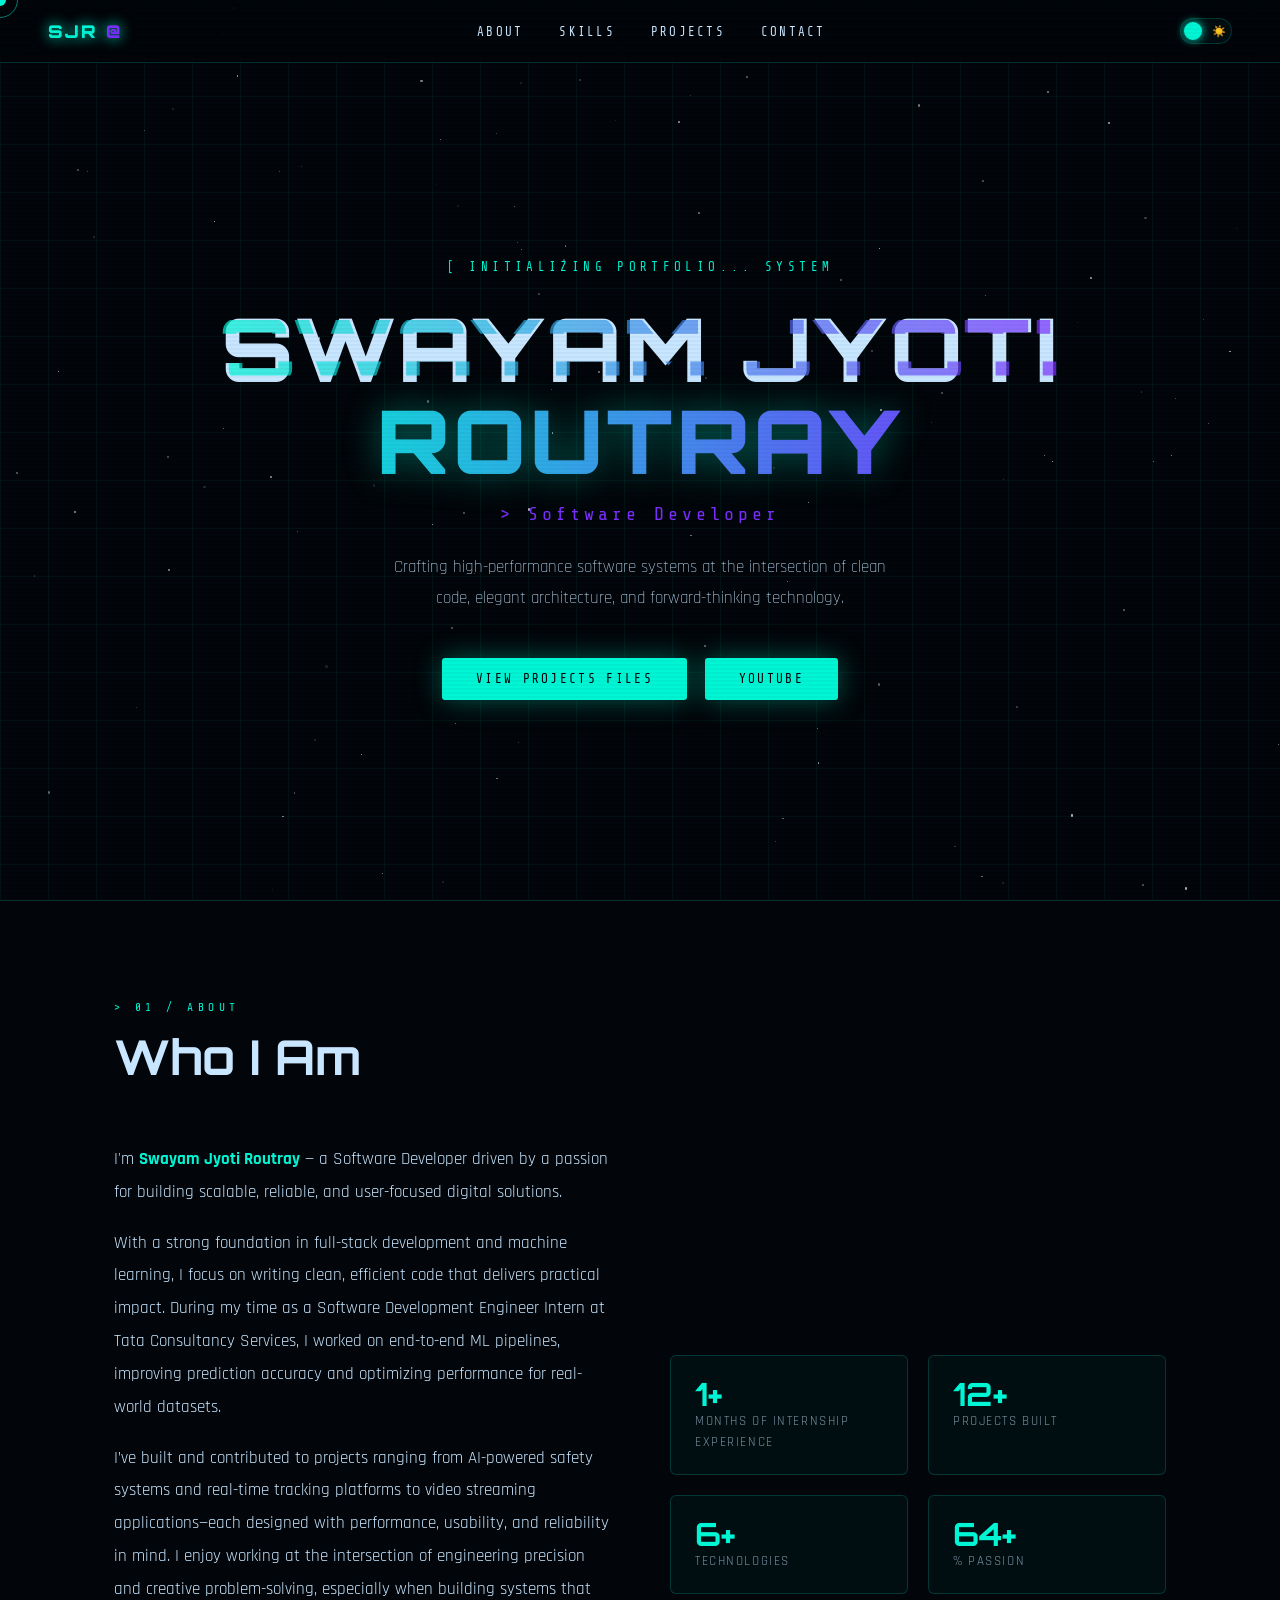
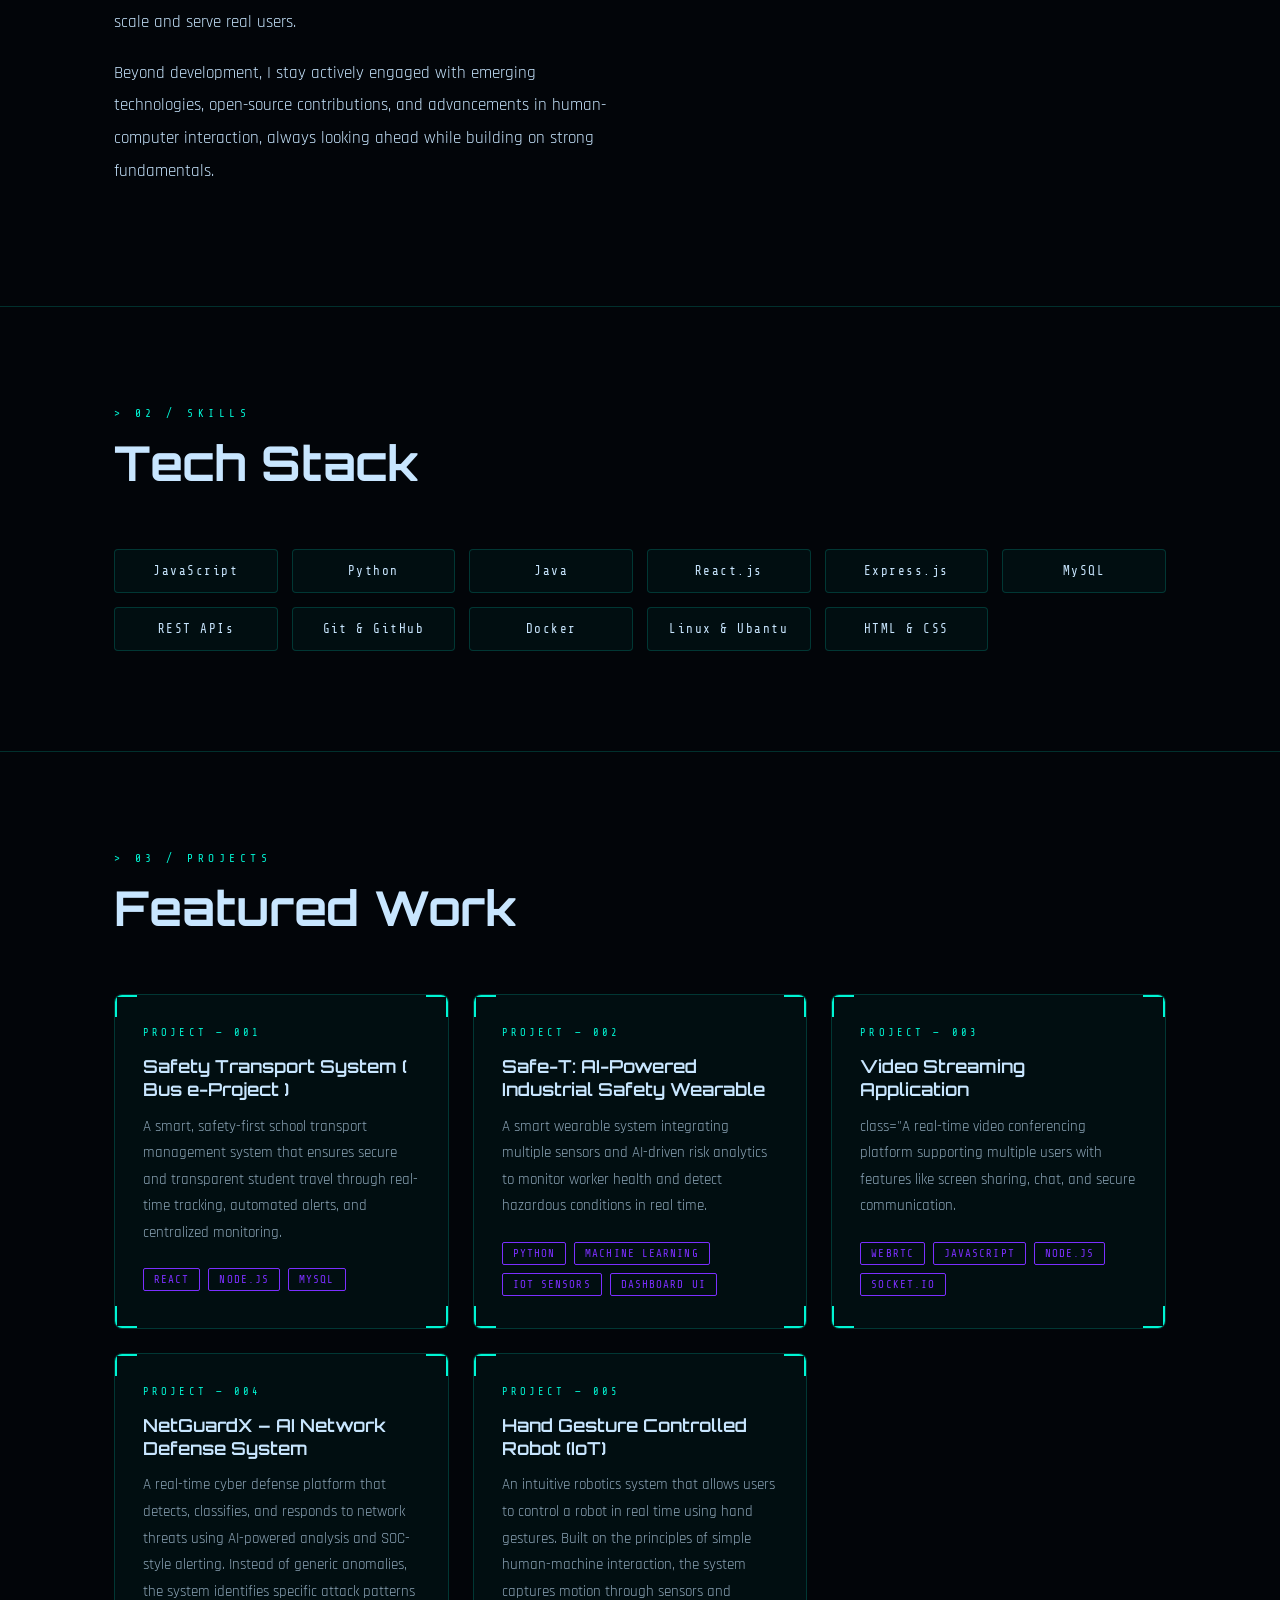
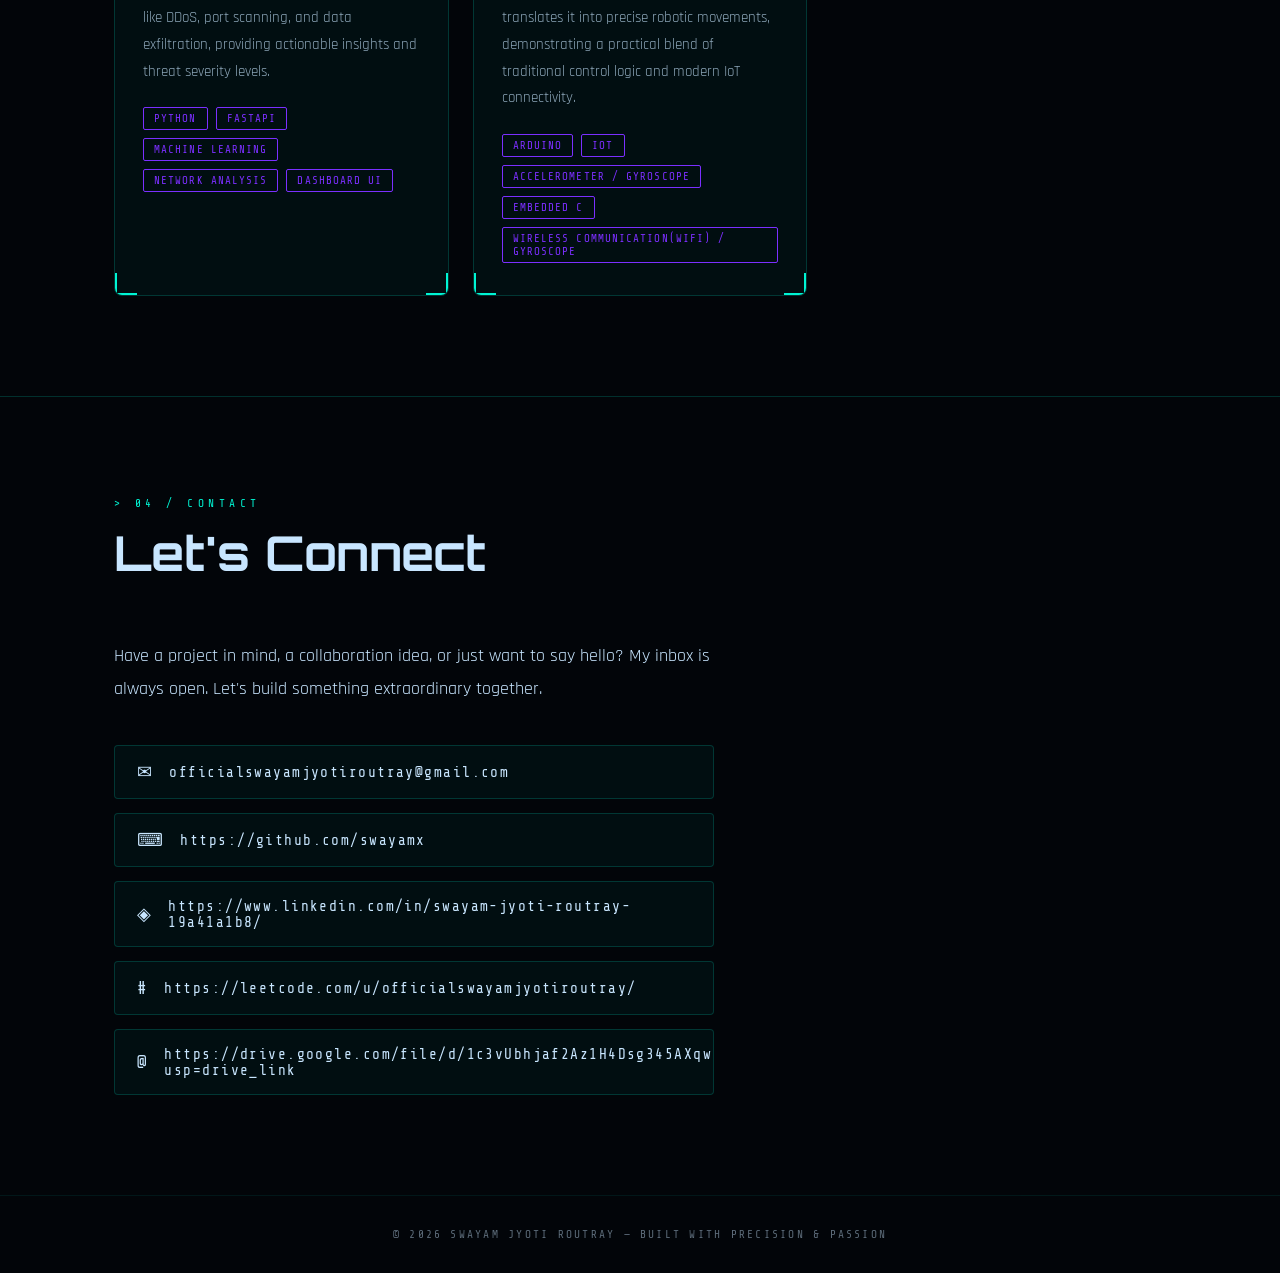
<file: final portfolio.html>
<!DOCTYPE html>
<html lang="en">
<head>
<meta charset="UTF-8" />
<meta name="viewport" content="width=device-width, initial-scale=1.0"/>
<title>Swayam Jyoti Routray — Software Developer</title>
<link href="https://fonts.googleapis.com/css2?family=Orbitron:wght@400;600;700;900&family=Share+Tech+Mono&family=Rajdhani:wght@300;400;500;600&display=swap" rel="stylesheet"/>
<style>
  :root {
    --bg-dark: #020509;
    --bg-light: #e8f0f7;
    --accent: #00f5d4;
    --accent2: #7b2fff;
    --accent3: #ff3c6e;
    --grid: rgba(0,245,212,0.06);
    --text-dark: #c8e6ff;
    --text-light: #0d1e2e;
    --card-dark: rgba(0,245,212,0.04);
    --card-light: rgba(255,255,255,0.85);
    --border-dark: rgba(0,245,212,0.18);
    --border-light: rgba(123,47,255,0.18);
    --glow: 0 0 24px rgba(0,245,212,0.22);
    --transition: 0.7s cubic-bezier(0.77,0,0.175,1);
  }
  *, *::before, *::after { box-sizing: border-box; margin: 0; padding: 0; }

  body {
    font-family: 'Rajdhani', sans-serif;
    background: var(--bg-dark);
    color: var(--text-dark);
    min-height: 100vh;
    overflow-x: hidden;
    transition: background var(--transition), color var(--transition);
    cursor: none;
  }
  body.light {
    background: var(--bg-light);
    color: var(--text-light);
  }

  /* CURSOR */
  #cursor {
    position: fixed; width: 12px; height: 12px;
    background: var(--accent); border-radius: 50%;
    pointer-events: none; z-index: 9999;
    transform: translate(-50%,-50%);
    transition: transform 0.1s, width 0.2s, height 0.2s, opacity 0.2s;
    mix-blend-mode: screen;
  }
  #cursor-ring {
    position: fixed; width: 36px; height: 36px;
    border: 1.5px solid var(--accent);
    border-radius: 50%; pointer-events: none; z-index: 9998;
    transform: translate(-50%,-50%);
    transition: transform 0.18s ease, width 0.3s, height 0.3s, opacity 0.3s;
    opacity: 0.5;
  }
  body.cursor-expand #cursor { width: 20px; height: 20px; }
  body.cursor-expand #cursor-ring { width: 54px; height: 54px; opacity: 0.9; }

  /* SCANLINE OVERLAY */
  body::before {
    content:''; position:fixed; inset:0;
    background: repeating-linear-gradient(0deg, transparent, transparent 2px, rgba(0,0,0,0.08) 2px, rgba(0,0,0,0.08) 4px);
    pointer-events:none; z-index:9990; opacity:0.35;
    transition: opacity var(--transition);
  }
  body.light::before { opacity: 0.07; }

  /* GRID BG */
  #grid-bg {
    position: fixed; inset: 0; pointer-events: none; z-index: 0;
    background-image:
      linear-gradient(var(--grid) 1px, transparent 1px),
      linear-gradient(90deg, var(--grid) 1px, transparent 1px);
    background-size: 48px 48px;
    transition: opacity var(--transition);
  }
  body.light #grid-bg { opacity: 0.4; }

  /* STARS */
  #stars { position:fixed; inset:0; pointer-events:none; z-index:0; }
  .star {
    position:absolute; border-radius:50%;
    background:white; animation: twinkle var(--d,3s) infinite alternate;
  }
  @keyframes twinkle { from{opacity:0.1} to{opacity:0.9} }
  body.light .star { opacity:0; }

  /* NAV */
  nav {
    position: fixed; top:0; left:0; right:0; z-index:1000;
    display:flex; align-items:center; justify-content:space-between;
    padding: 18px 48px;
    border-bottom: 1px solid var(--border-dark);
    background: rgba(2,5,9,0.7);
    backdrop-filter: blur(18px);
    transition: background var(--transition), border-color var(--transition);
  }
  body.light nav {
    background: rgba(232,240,247,0.82);
    border-bottom-color: var(--border-light);
  }
  .nav-logo {
    font-family: 'Orbitron', monospace;
    font-size: 1.1rem; font-weight: 900;
    letter-spacing: 0.12em; color: var(--accent);
    text-shadow: 0 0 14px var(--accent);
  }
  .nav-links { display:flex; gap:36px; list-style:none; }
  .nav-links a {
    font-family: 'Share Tech Mono', monospace;
    font-size: 0.78rem; letter-spacing: 0.18em;
    text-decoration:none; color: var(--text-dark);
    transition: color 0.2s, text-shadow 0.2s;
    text-transform: uppercase;
  }
  body.light .nav-links a { color: var(--text-light); }
  .nav-links a:hover { color: var(--accent); text-shadow: 0 0 10px var(--accent); }

  /* THEME TOGGLE */
  #theme-toggle {
    position:relative; width:52px; height:26px;
    background: var(--card-dark); border: 1.5px solid var(--border-dark);
    border-radius:999px; cursor:pointer;
    transition: background 0.4s, border-color 0.4s;
    outline:none;
  }
  body.light #theme-toggle { background: var(--card-light); border-color: var(--border-light); }
  #theme-toggle::after {
    content:''; position:absolute; top:3px; left:3px;
    width:18px; height:18px; border-radius:50%;
    background: var(--accent);
    transition: transform 0.4s cubic-bezier(0.77,0,0.175,1), background 0.4s;
    box-shadow: 0 0 10px var(--accent);
  }
  body.light #theme-toggle::after { transform:translateX(26px); background:var(--accent2); box-shadow: 0 0 10px var(--accent2); }
  .toggle-icon { font-size:0.7rem; position:absolute; top:50%; transform:translateY(-50%); pointer-events:none; }
  .toggle-icon.moon { left:5px; }
  .toggle-icon.sun { right:5px; }

  /* SECTIONS */
  section { position:relative; z-index:10; }

  /* HERO */
  #hero {
    min-height:100vh; display:flex; flex-direction:column;
    align-items:center; justify-content:center;
    text-align:center; padding: 120px 24px 60px;
    overflow:hidden;
  }
  .hero-eyebrow {
    font-family:'Share Tech Mono', monospace;
    font-size:0.78rem; letter-spacing:0.35em;
    color:var(--accent); text-transform:uppercase;
    margin-bottom:28px;
    animation: fadeUp 0.8s 0.1s both;
  }
  .hero-name {
    font-family:'Orbitron', monospace;
    font-size: clamp(2.4rem, 7vw, 5.5rem);
    font-weight:900; line-height:1.05;
    letter-spacing:0.04em;
    animation: fadeUp 0.9s 0.25s both;
  }
  .hero-name .line2 {
    display:block;
    background: linear-gradient(90deg, var(--accent), var(--accent2));
    -webkit-background-clip:text; -webkit-text-fill-color:transparent;
    filter: drop-shadow(0 0 18px rgba(0,245,212,0.4));
  }
  body.light .hero-name { color: var(--text-light); }
  body.light .hero-name .line2 { filter: drop-shadow(0 0 10px rgba(123,47,255,0.3)); }
  .hero-role {
    font-family:'Share Tech Mono', monospace;
    font-size: clamp(0.9rem, 2vw, 1.15rem);
    letter-spacing:0.22em; color:var(--accent2);
    margin-top:18px;
    animation: fadeUp 0.9s 0.4s both;
  }
  .hero-desc {
    max-width:520px; margin:28px auto 0;
    font-size:1.08rem; font-weight:300; line-height:1.8;
    opacity:0.72;
    animation: fadeUp 0.9s 0.55s both;
  }
  .hero-cta {
    display:flex; gap:18px; margin-top:44px; flex-wrap:wrap; justify-content:center;
    animation: fadeUp 0.9s 0.7s both;
  }
  .btn {
    font-family:'Share Tech Mono', monospace;
    font-size:0.8rem; letter-spacing:0.18em;
    padding:14px 34px; border-radius:3px;
    text-decoration:none; text-transform:uppercase;
    cursor:pointer; border:none; position:relative;
    overflow:hidden; transition: transform 0.18s, box-shadow 0.18s;
  }
  .btn::after {
    content:''; position:absolute; inset:0;
    background:rgba(255,255,255,0.08);
    transform:translateX(-100%);
    transition:transform 0.3s ease;
  }
  .btn:hover::after { transform:translateX(0); }
  .btn:hover { transform:translateY(-2px); }
  .btn:active { transform:scale(0.97) translateY(0); }
  .btn-primary {
    background: var(--accent); color: #020509;
    box-shadow: 0 0 28px rgba(0,245,212,0.35);
  }
  .btn-primary:hover { box-shadow: 0 0 42px rgba(0,245,212,0.6); }
  .btn-outline {
    background:transparent; color:var(--accent);
    border:1.5px solid var(--accent);
    box-shadow: inset 0 0 0 0 var(--accent);
    transition: box-shadow 0.25s, color 0.25s, transform 0.18s;
  }
  .btn-outline:hover { box-shadow: inset 200px 0 0 0 var(--accent); color:#020509; }

  /* GLITCH */
  .glitch { position:relative; display:inline-block; }
  .glitch::before, .glitch::after {
    content: attr(data-text); position:absolute; inset:0;
    font-family:inherit; font-weight:inherit; font-size:inherit;
    background: linear-gradient(90deg, var(--accent), var(--accent2));
    -webkit-background-clip:text; -webkit-text-fill-color:transparent;
  }
  .glitch::before {
    animation: glitch1 3.5s infinite; clip-path:polygon(0 20%,100% 20%,100% 35%,0 35%);
    transform:translateX(-3px); opacity:0.7;
  }
  .glitch::after {
    animation: glitch2 3.5s infinite; clip-path:polygon(0 65%,100% 65%,100% 80%,0 80%);
    transform:translateX(3px); opacity:0.7;
  }
  @keyframes glitch1 {
    0%,90%,100%{transform:translateX(-3px) scaleX(1)}
    92%{transform:translateX(6px) scaleX(1.04)}
    94%{transform:translateX(-3px)}
  }
  @keyframes glitch2 {
    0%,90%,100%{transform:translateX(3px)}
    93%{transform:translateX(-8px)}
    96%{transform:translateX(3px)}
  }

  /* SCROLL INDICATOR */
  .scroll-hint {
    position:absolute; bottom:32px; left:50%; transform:translateX(-50%);
    font-family:'Share Tech Mono', monospace;
    font-size:0.65rem; letter-spacing:0.3em; color:var(--accent);
    display:flex; flex-direction:column; align-items:center; gap:10px;
    animation: fadeUp 1s 1.1s both;
    text-transform:uppercase;
  }
  .scroll-line {
    width:1px; height:48px;
    background:linear-gradient(to bottom, var(--accent), transparent);
    animation: scrollPulse 1.6s infinite;
  }
  @keyframes scrollPulse { 0%,100%{opacity:0.3;transform:scaleY(0.8)} 50%{opacity:1;transform:scaleY(1)} }

  /* SECTION COMMON */
  .section-wrap { max-width:1100px; margin:0 auto; padding:100px 24px; }
  .section-tag {
    font-family:'Share Tech Mono', monospace;
    font-size:0.7rem; letter-spacing:0.4em;
    color:var(--accent); text-transform:uppercase;
    margin-bottom:12px; display:block;
    animation: fadeUp 0.7s both;
  }
  .section-title {
    font-family:'Orbitron', monospace;
    font-size: clamp(1.8rem, 4vw, 3rem);
    font-weight:700; margin-bottom:56px;
    animation: fadeUp 0.8s 0.1s both;
  }
  body.light .section-title { color: var(--text-light); }

  /* ABOUT */
  #about { border-top:1px solid var(--border-dark); }
  body.light #about { border-color: var(--border-light); }
  .about-grid {
    display:grid; grid-template-columns:1fr 1fr; gap:60px; align-items:center;
  }
  @media(max-width:700px){ .about-grid{ grid-template-columns:1fr; } }
  .about-text p {
    font-size:1.08rem; line-height:1.9; opacity:0.8; margin-bottom:18px;
    animation: fadeUp 0.8s 0.2s both;
  }
  .about-stats { display:grid; grid-template-columns:1fr 1fr; gap:20px; }
  .stat-card {
    border:1px solid var(--border-dark);
    background:var(--card-dark);
    border-radius:6px; padding:22px 24px;
    transition:border-color 0.25s, box-shadow 0.25s, transform 0.25s;
    animation: fadeUp 0.8s 0.3s both;
    cursor:default;
  }
  body.light .stat-card { border-color:var(--border-light); background:var(--card-light); box-shadow:0 2px 16px rgba(0,0,0,0.06); }
  .stat-card:hover { border-color:var(--accent); box-shadow:var(--glow); transform:translateY(-4px); }
  .stat-num {
    font-family:'Orbitron', monospace; font-size:2rem; font-weight:700;
    color:var(--accent); display:block; line-height:1;
  }
  .stat-label { font-size:0.82rem; letter-spacing:0.12em; opacity:0.6; margin-top:6px; text-transform:uppercase; }

  /* SKILLS */
  #skills { border-top:1px solid var(--border-dark); }
  body.light #skills { border-color: var(--border-light); }
  .skills-grid { display:grid; grid-template-columns:repeat(auto-fill, minmax(140px,1fr)); gap:14px; }
  .skill-chip {
    border:1px solid var(--border-dark);
    background:var(--card-dark);
    border-radius:4px; padding:14px 18px;
    font-family:'Share Tech Mono', monospace;
    font-size:0.78rem; letter-spacing:0.12em;
    text-align:center; cursor:default;
    transition:all 0.22s; position:relative; overflow:hidden;
    animation: fadeUp 0.6s both;
  }
  body.light .skill-chip { border-color:var(--border-light); background:var(--card-light); color:var(--text-light); }
  .skill-chip::before {
    content:''; position:absolute; bottom:0; left:0; right:0; height:2px;
    background:linear-gradient(90deg,var(--accent),var(--accent2));
    transform:scaleX(0); transform-origin:left;
    transition:transform 0.25s ease;
  }
  .skill-chip:hover { border-color:var(--accent); box-shadow:var(--glow); transform:translateY(-3px); }
  .skill-chip:hover::before { transform:scaleX(1); }
  .skill-chip:active { transform:scale(0.95); }

  /* PROJECTS */
  #projects { border-top:1px solid var(--border-dark); }
  body.light #projects { border-color: var(--border-light); }
  .projects-grid { display:grid; grid-template-columns:repeat(auto-fill,minmax(320px,1fr)); gap:24px; }
  .project-card {
    border:1px solid var(--border-dark);
    background:var(--card-dark);
    border-radius:8px; padding:32px 28px;
    cursor:pointer; position:relative; overflow:hidden;
    transition:border-color 0.25s, box-shadow 0.25s, transform 0.3s;
    animation: fadeUp 0.7s both;
  }
  body.light .project-card { border-color:var(--border-light); background:var(--card-light); box-shadow:0 2px 20px rgba(0,0,0,0.07); }
  .project-card::before {
    content:''; position:absolute; top:0; left:-100%; width:100%; height:100%;
    background:linear-gradient(90deg,transparent,rgba(0,245,212,0.04),transparent);
    transition:left 0.5s ease;
  }
  .project-card:hover::before { left:100%; }
  .project-card:hover { border-color:var(--accent); box-shadow:var(--glow), 0 8px 40px rgba(0,0,0,0.3); transform:translateY(-6px); }
  .project-card:active { transform:scale(0.98) translateY(0); }
  .project-num {
    font-family:'Share Tech Mono', monospace;
    font-size:0.65rem; letter-spacing:0.3em; color:var(--accent);
    text-transform:uppercase; margin-bottom:16px; display:block;
  }
  .project-title {
    font-family:'Orbitron', monospace; font-size:1.12rem; font-weight:600;
    margin-bottom:12px; line-height:1.3;
  }
  body.light .project-title { color:var(--text-light); }
  .project-desc { font-size:0.95rem; line-height:1.75; opacity:0.7; margin-bottom:22px; }
  .project-tags { display:flex; flex-wrap:wrap; gap:8px; }
  .project-tag {
    font-family:'Share Tech Mono', monospace; font-size:0.68rem;
    letter-spacing:0.1em; padding:4px 10px;
    border:1px solid var(--accent2); color:var(--accent2);
    border-radius:2px; text-transform:uppercase;
    transition:background 0.2s, color 0.2s;
  }
  body.light .project-tag { color:var(--accent2); border-color:var(--accent2); }
  .project-card:hover .project-tag { background:var(--accent2); color:#fff; }
  .project-arrow {
    position:absolute; bottom:28px; right:28px;
    font-size:1.2rem; color:var(--accent); opacity:0;
    transform:translateX(-8px); transition:opacity 0.2s, transform 0.2s;
  }
  .project-card:hover .project-arrow { opacity:1; transform:translateX(0); }

  /* CONTACT */
  #contact { border-top:1px solid var(--border-dark); }
  body.light #contact { border-color:var(--border-light); }
  .contact-inner { max-width:600px; }
  .contact-lead {
    font-size:1.12rem; line-height:1.85; opacity:0.75; margin-bottom:40px;
    animation: fadeUp 0.8s 0.1s both;
  }
  .contact-links { display:flex; flex-direction:column; gap:14px; }
  .contact-link {
    display:flex; align-items:center; gap:16px;
    font-family:'Share Tech Mono', monospace; font-size:0.9rem;
    letter-spacing:0.1em; text-decoration:none; color:var(--text-dark);
    border:1px solid var(--border-dark); border-radius:4px;
    padding:16px 22px; background:var(--card-dark);
    transition:all 0.22s; position:relative; overflow:hidden;
    animation: fadeUp 0.7s 0.2s both;
  }
  body.light .contact-link { color:var(--text-light); border-color:var(--border-light); background:var(--card-light); }
  .contact-link:hover {
    border-color:var(--accent); color:var(--accent);
    box-shadow:var(--glow); transform:translateX(6px);
  }
  .contact-link:active { transform:scale(0.98) translateX(3px); }
  .contact-icon { font-size:1.1rem; }

  /* FOOTER */
  footer {
    border-top:1px solid var(--border-dark); text-align:center;
    padding:32px 24px; position:relative; z-index:10;
    font-family:'Share Tech Mono', monospace;
    font-size:0.7rem; letter-spacing:0.2em; opacity:0.45; text-transform:uppercase;
    transition:border-color var(--transition);
  }
  body.light footer { border-color:var(--border-light); color:var(--text-light); }

  /* RIPPLE */
  .ripple {
    position:fixed; border-radius:50%; pointer-events:none; z-index:9997;
    background:radial-gradient(circle, rgba(0,245,212,0.18) 0%, transparent 70%);
    transform:translate(-50%,-50%) scale(0);
    animation:rippleAnim 0.7s ease-out forwards;
  }
  @keyframes rippleAnim {
    to { transform:translate(-50%,-50%) scale(1); opacity:0; }
  }

  /* PARTICLE BURST */
  .particle {
    position:fixed; pointer-events:none; z-index:9996;
    width:4px; height:4px; border-radius:50%;
    background:var(--accent); animation:particleFly 0.6s ease-out forwards;
  }
  @keyframes particleFly {
    to { transform:translate(var(--tx),var(--ty)) scale(0); opacity:0; }
  }

  /* ANIMATIONS */
  @keyframes fadeUp {
    from { opacity:0; transform:translateY(28px); }
    to   { opacity:1; transform:translateY(0); }
  }

  /* REVEAL ON SCROLL */
  .reveal { opacity:0; transform:translateY(32px); transition:opacity 0.8s ease, transform 0.8s ease; }
  .reveal.visible { opacity:1; transform:translateY(0); }

  /* HUD corners */
  .hud-corner {
    position:absolute; width:22px; height:22px; pointer-events:none;
  }
  .hud-tl { top:0; left:0; border-top:2px solid var(--accent); border-left:2px solid var(--accent); }
  .hud-tr { top:0; right:0; border-top:2px solid var(--accent); border-right:2px solid var(--accent); }
  .hud-bl { bottom:0; left:0; border-bottom:2px solid var(--accent); border-left:2px solid var(--accent); }
  .hud-br { bottom:0; right:0; border-bottom:2px solid var(--accent); border-right:2px solid var(--accent); }

  /* Mobile nav */
  @media(max-width:640px){
    nav { padding:14px 20px; }
    .nav-links { gap:18px; }
    .nav-links a { font-size:0.68rem; letter-spacing:0.1em; }
    .section-wrap { padding:70px 18px; }
    .about-stats { grid-template-columns:1fr 1fr; }
  }

  /* TYPING CURSOR */
  .typed-cursor { animation: blink 1s step-end infinite; }
  @keyframes blink { 50%{opacity:0} }
</style>
</head>
<body>

<div id="cursor"></div>
<div id="cursor-ring"></div>
<div id="grid-bg"></div>
<div id="stars"></div>

<!-- NAV -->
<nav>
  <span class="nav-logo">SJR<span style="color:var(--accent2)"> @ </span></span>
  <ul class="nav-links">
    <li><a href="#about">About</a></li>
    <li><a href="#skills">Skills</a></li>
    <li><a href="#projects">Projects</a></li>
    <li><a href="#contact">Contact</a></li>
  </ul>
  <button id="theme-toggle" aria-label="Toggle theme">
    <span class="toggle-icon moon">🌙</span>
    <span class="toggle-icon sun">☀️</span>
  </button>
</nav>

<!-- HERO -->
<section id="hero">
  <span class="hero-eyebrow">[ Initializing Portfolio... System Ready ]</span>
  <h1 class="hero-name">
    <span class="glitch" data-text="SWAYAM JYOTI">SWAYAM JYOTI</span>
    <span class="line2">ROUTRAY</span>
  </h1>
  <p class="hero-role">&gt; Software Developer</p>
  <p class="hero-desc">Crafting high-performance software systems at the intersection of clean code, elegant architecture, and forward-thinking technology.</p>
  <div class="hero-cta">
   <a href="https://github.com/swayamx?tab=repositories" target="_blank" class="btn btn-primary">
  View Projects Files
</a>
    <a href="https://www.youtube.com/@falangorsofficial" target="_blank" class="btn btn-primary">
youtube 
</a>

  </div>

</section>

<!-- ABOUT -->
<section id="about">
  <div class="section-wrap">
    <span class="section-tag">&gt; 01 / About</span>
    <h2 class="section-title">Who I Am</h2>
    <div class="about-grid">
      <div class="about-text reveal">
        <p>I'm <strong style="color:var(--accent)">Swayam Jyoti Routray</strong> — a Software Developer driven by a passion for building scalable, reliable, and user-focused digital solutions.</p>
        <p>With a strong foundation in full-stack development and machine learning, I focus on writing clean, efficient code that delivers practical impact. During my time as a Software Development Engineer Intern at Tata Consultancy Services, I worked on end-to-end ML pipelines, improving prediction accuracy and optimizing performance for real-world datasets.</p>
        <p>I’ve built and contributed to projects ranging from AI-powered safety systems and real-time tracking platforms to video streaming applications—each designed with performance, usability, and reliability in mind. I enjoy working at the intersection of engineering precision and creative problem-solving, especially when building systems that scale and serve real users. </p>

<p> Beyond development, I stay actively engaged with emerging technologies, open-source contributions, and advancements in human-computer interaction, always looking ahead while building on strong fundamentals.</p>
      </div>
      <div class="about-stats reveal">
        <div class="stat-card">
          <span class="stat-num" data-count="3">0</span>
          <span class="stat-label">Months of Internship Experience</span>
        </div>
        <div class="stat-card">
          <span class="stat-num" data-count="20">0</span>
          <span class="stat-label">Projects Built</span>
        </div>
        <div class="stat-card">
          <span class="stat-num" data-count="10">0</span>
          <span class="stat-label">Technologies</span>
        </div>
        <div class="stat-card">
          <span class="stat-num" data-count="100">0</span>
          <span class="stat-label">% Passion</span>
        </div>
      </div>
    </div>
  </div>
</section>

<!-- SKILLS -->
<section id="skills">
  <div class="section-wrap">
    <span class="section-tag">&gt; 02 / Skills</span>
    <h2 class="section-title">Tech Stack</h2>
    <div class="skills-grid">
      <div class="skill-chip reveal" style="animation-delay:0.05s">JavaScript</div>
      <div class="skill-chip reveal" style="animation-delay:0.1s">Python</div>
      <div class="skill-chip reveal" style="animation-delay:0.15s">Java</div>
      <div class="skill-chip reveal" style="animation-delay:0.25s">React.js</div>
      <div class="skill-chip reveal" style="animation-delay:0.35s">Express.js</div>
      <div class="skill-chip reveal" style="animation-delay:0.4s">MySQL</div>
      <div class="skill-chip reveal" style="animation-delay:0.5s">REST APIs</div>
      <div class="skill-chip reveal" style="animation-delay:0.55s">Git & GitHub</div>
      <div class="skill-chip reveal" style="animation-delay:0.6s">Docker</div>
      <div class="skill-chip reveal" style="animation-delay:0.65s">Linux & Ubantu</div>
      <div class="skill-chip reveal" style="animation-delay:0.7s">HTML & CSS</div>
    </div>
  </div>
</section>

<!-- PROJECTS -->
<section id="projects">
  <div class="section-wrap">
    <span class="section-tag">&gt; 03 / Projects</span>
    <h2 class="section-title">Featured Work</h2>
    <div class="projects-grid">

      <div class="project-card reveal" style="animation-delay:0.05s">
        <div class="hud-corner hud-tl"></div>
        <div class="hud-corner hud-tr"></div>
        <div class="hud-corner hud-bl"></div>
        <div class="hud-corner hud-br"></div>
        <span class="project-num">Project — 001</span>
        <h3 class="project-title">Safety Transport System  ( Bus e-Project )</h3>
        <p class="project-desc"> A smart, safety-first school transport management system that ensures secure and transparent student travel through real-time tracking, automated alerts, and centralized monitoring.</p>
        <div class="project-tags">
          <span class="project-tag">React</span>
          <span class="project-tag">Node.js</span>
          <span class="project-tag">MySQL</span>
        </div>
        
</a>
      </div>

      <div class="project-card reveal" style="animation-delay:0.12s">
        <div class="hud-corner hud-tl"></div>
        <div class="hud-corner hud-tr"></div>
        <div class="hud-corner hud-bl"></div>
        <div class="hud-corner hud-br"></div>
        <span class="project-num">Project — 002</span>
        <h3 class="project-title">Safe-T: AI-Powered Industrial Safety Wearable</h3>
        <p class="project-desc"> A smart wearable system integrating multiple sensors and AI-driven risk analytics to monitor worker health and detect hazardous conditions in real time.</p>
       
 <div class="project-tags">
          <span class="project-tag">Python</span>
          <span class="project-tag">Machine Learning</span>
          <span class="project-tag">IoT Sensors</span>
         <span class="project-tag">Dashboard UI</span>
        </div>
       
      </div>

      <div class="project-card reveal" style="animation-delay:0.19s">
        <div class="hud-corner hud-tl"></div>
        <div class="hud-corner hud-tr"></div>
        <div class="hud-corner hud-bl"></div>
        <div class="hud-corner hud-br"></div>
        <span class="project-num">Project — 003</span>
        <h3 class="project-title">Video Streaming Application</h3>
        <p class="project-desc"> class="A real-time video conferencing platform supporting multiple users with features like screen sharing, chat, and secure communication.</p>
        <div class="project-tags">
          <span class="project-tag">WebRTC</span>
          <span class="project-tag">JavaScript</span>
          <span class="project-tag">Node.js</span>
<span class="project-tag">Socket.IO</span>
        </div>
    
      </div>

      <div class="project-card reveal" style="animation-delay:0.26s">
        <div class="hud-corner hud-tl"></div>
        <div class="hud-corner hud-tr"></div>
        <div class="hud-corner hud-bl"></div>
        <div class="hud-corner hud-br"></div>
        <span class="project-num">Project — 004</span>
        <h3 class="project-title"> NetGuardX – AI Network Defense System </h3>
        <p class="project-desc">A real-time cyber defense platform that detects, classifies, and responds to network threats using AI-powered analysis and SOC-style alerting. Instead of generic anomalies, the system identifies specific attack patterns like DDoS, port scanning, and data exfiltration, providing actionable insights and threat severity levels.</p>
        <div class="project-tags">
          <span class="project-tag">Python</span>
          <span class="project-tag">FastAPI</span>
          <span class="project-tag">Machine Learning</span>
 <span class="project-tag">Network Analysis</span>
 <span class="project-tag">Dashboard UI</span>
        </div>
       
      </div>

      <div class="project-card reveal" style="animation-delay:0.33s">
        <div class="hud-corner hud-tl"></div>
        <div class="hud-corner hud-tr"></div>
        <div class="hud-corner hud-bl"></div>
        <div class="hud-corner hud-br"></div>
        <span class="project-num">Project — 005</span>
        <h3 class="project-title">Hand Gesture Controlled Robot (IoT)</h3>
        <p class="project-desc">An intuitive robotics system that allows users to control a robot in real time using hand gestures. Built on the principles of simple human-machine interaction, the system captures motion through sensors and translates it into precise robotic movements, demonstrating a practical blend of traditional control logic and modern IoT connectivity.</p>
        <div class="project-tags">
          <span class="project-tag">Arduino</span>
          <span class="project-tag">IoT</span>
          <span class="project-tag">Accelerometer / Gyroscope </span>
<span class="project-tag">Embedded C </span>
<span class="project-tag">Wireless Communication(WIFI) / Gyroscope </span>
        </div>
       
      </div>

    </section>

<!-- CONTACT -->
<section id="contact">
  <div class="section-wrap">
    <span class="section-tag">&gt; 04 / Contact</span>
    <h2 class="section-title">Let's Connect</h2>
    <div class="contact-inner">
      <p class="contact-lead reveal">Have a project in mind, a collaboration idea, or just want to say hello? My inbox is always open. Let's build something extraordinary together.</p>
      <div class="contact-links">
        <a href="mailto:officialswayamjyotiroutray@gmail.com" class="contact-link reveal">
          <span class="contact-icon">✉</span> officialswayamjyotiroutray@gmail.com
        </a>
        <a href="https://github.com/swayamx" target="_blank" class="contact-link reveal" style="animation-delay:0.1s">
          <span class="contact-icon">⌨</span> https://github.com/swayamx
        </a>
        <a href="https://www.linkedin.com/in/swayam-jyoti-routray-19a41a1b8/" target="_blank" class="contact-link reveal" style="animation-delay:0.2s">
          <span class="contact-icon">◈</span>https://www.linkedin.com/in/swayam-jyoti-routray-19a41a1b8/

        </a>
  <a href="https://leetcode.com/u/officialswayamjyotiroutray/" target="_blank" class="contact-link reveal" style="animation-delay:0.2s">
          <span class="contact-icon">#</span>https://leetcode.com/u/officialswayamjyotiroutray/

        </a>

<a href="https://drive.google.com/file/d/1c3vUbhjaf2Az1H4Dsg345AXqwq5OsOqF/view?usp=drive_link" target="_blank" class="contact-link reveal" style="animation-delay:0.2s">
          <span class="contact-icon">@</span>https://drive.google.com/file/d/1c3vUbhjaf2Az1H4Dsg345AXqwq5OsOqF/view?usp=drive_link

        </a>


      </div>
    </div>
  </div>
</section>

<footer>
  &copy; 2026 Swayam Jyoti Routray — Built with precision &amp; passion
</footer>

<script>
// ---- STARS ----
(function(){
  const c = document.getElementById('stars');
  for(let i=0;i<120;i++){
    const s=document.createElement('div');
    s.className='star';
    const sz=Math.random()*2+0.5;
    s.style.cssText=`width:${sz}px;height:${sz}px;top:${Math.random()*100}%;left:${Math.random()*100}%;--d:${2+Math.random()*4}s;opacity:${Math.random()*0.6+0.1};animation-delay:${Math.random()*3}s`;
    c.appendChild(s);
  }
})();

// ---- CUSTOM CURSOR ----
const cur=document.getElementById('cursor');
const ring=document.getElementById('cursor-ring');
let mx=0,my=0,rx=0,ry=0;
document.addEventListener('mousemove',e=>{
  mx=e.clientX; my=e.clientY;
  cur.style.left=mx+'px'; cur.style.top=my+'px';
});
function animRing(){
  rx+=(mx-rx)*0.12; ry+=(my-ry)*0.12;
  ring.style.left=rx+'px'; ring.style.top=ry+'px';
  requestAnimationFrame(animRing);
}
animRing();
document.querySelectorAll('a,button,.project-card,.skill-chip,.stat-card,.btn,.contact-link').forEach(el=>{
  el.addEventListener('mouseenter',()=>document.body.classList.add('cursor-expand'));
  el.addEventListener('mouseleave',()=>document.body.classList.remove('cursor-expand'));
});

// ---- CLICK RIPPLE + PARTICLES ----
document.addEventListener('click',e=>{
  // ripple
  const r=document.createElement('div');
  r.className='ripple';
  const sz=180+Math.random()*80;
  r.style.cssText=`left:${e.clientX}px;top:${e.clientY}px;width:${sz}px;height:${sz}px`;
  document.body.appendChild(r);
  setTimeout(()=>r.remove(),700);

  // particles
  for(let i=0;i<10;i++){
    const p=document.createElement('div');
    p.className='particle';
    const angle=Math.random()*Math.PI*2;
    const dist=40+Math.random()*60;
    const colors=['var(--accent)','var(--accent2)','var(--accent3)'];
    p.style.cssText=`left:${e.clientX}px;top:${e.clientY}px;--tx:${Math.cos(angle)*dist}px;--ty:${Math.sin(angle)*dist}px;background:${colors[Math.floor(Math.random()*3)]}`;
    document.body.appendChild(p);
    setTimeout(()=>p.remove(),600);
  }
});

// ---- THEME TOGGLE ----
const btn=document.getElementById('theme-toggle');
btn.addEventListener('click',()=>{
  document.body.classList.toggle('light');
  // update grid color on light
});

// ---- SMOOTH SCROLL ----
document.querySelectorAll('a[href^="#"]').forEach(a=>{
  a.addEventListener('click',e=>{
    e.preventDefault();
    const t=document.querySelector(a.getAttribute('href'));
    if(t) t.scrollIntoView({behavior:'smooth'});
  });
});

// ---- SCROLL REVEAL ----
const io=new IntersectionObserver(entries=>{
  entries.forEach(en=>{
    if(en.isIntersecting){
      en.target.classList.add('visible');
      io.unobserve(en.target);
    }
  });
},{threshold:0.12});
document.querySelectorAll('.reveal').forEach(el=>io.observe(el));

// ---- COUNT UP ----
function countUp(el,target,duration=1400){
  let start=0; const step=target/duration*16;
  const t=setInterval(()=>{
    start=Math.min(start+step,target);
    el.textContent=Math.floor(start)+(target===100?'+':'+'||'');
    if(start>=target){el.textContent=target+'+';clearInterval(t);}
  },16);
}
const cio=new IntersectionObserver(entries=>{
  entries.forEach(en=>{
    if(en.isIntersecting){
      en.target.querySelectorAll('[data-count]').forEach(el=>{
        countUp(el,+el.dataset.count);
      });
      cio.unobserve(en.target);
    }
  });
},{threshold:0.3});
const statsSection=document.querySelector('.about-stats');
if(statsSection) cio.observe(statsSection);

// ---- TYPEWRITER HERO EYEBROW ----
const eyebrow=document.querySelector('.hero-eyebrow');
const full=eyebrow.textContent;
eyebrow.textContent='';
let i=0;
function typeIt(){
  if(i<full.length){
    eyebrow.textContent+=full[i++];
    setTimeout(typeIt,38+Math.random()*20);
  }
}
setTimeout(typeIt,200);

// ---- NAV ACTIVE ----
const sections=document.querySelectorAll('section[id]');
const navLinks=document.querySelectorAll('.nav-links a');
window.addEventListener('scroll',()=>{
  let cur2='';
  sections.forEach(s=>{
    if(window.scrollY>=s.offsetTop-140) cur2=s.id;
  });
  navLinks.forEach(a=>{
    a.style.color= a.getAttribute('href')==='#'+cur2 ? 'var(--accent)' : '';
    a.style.textShadow= a.getAttribute('href')==='#'+cur2 ? '0 0 10px var(--accent)' : '';
  });
});
</script>
</body>
</html>
</file>
